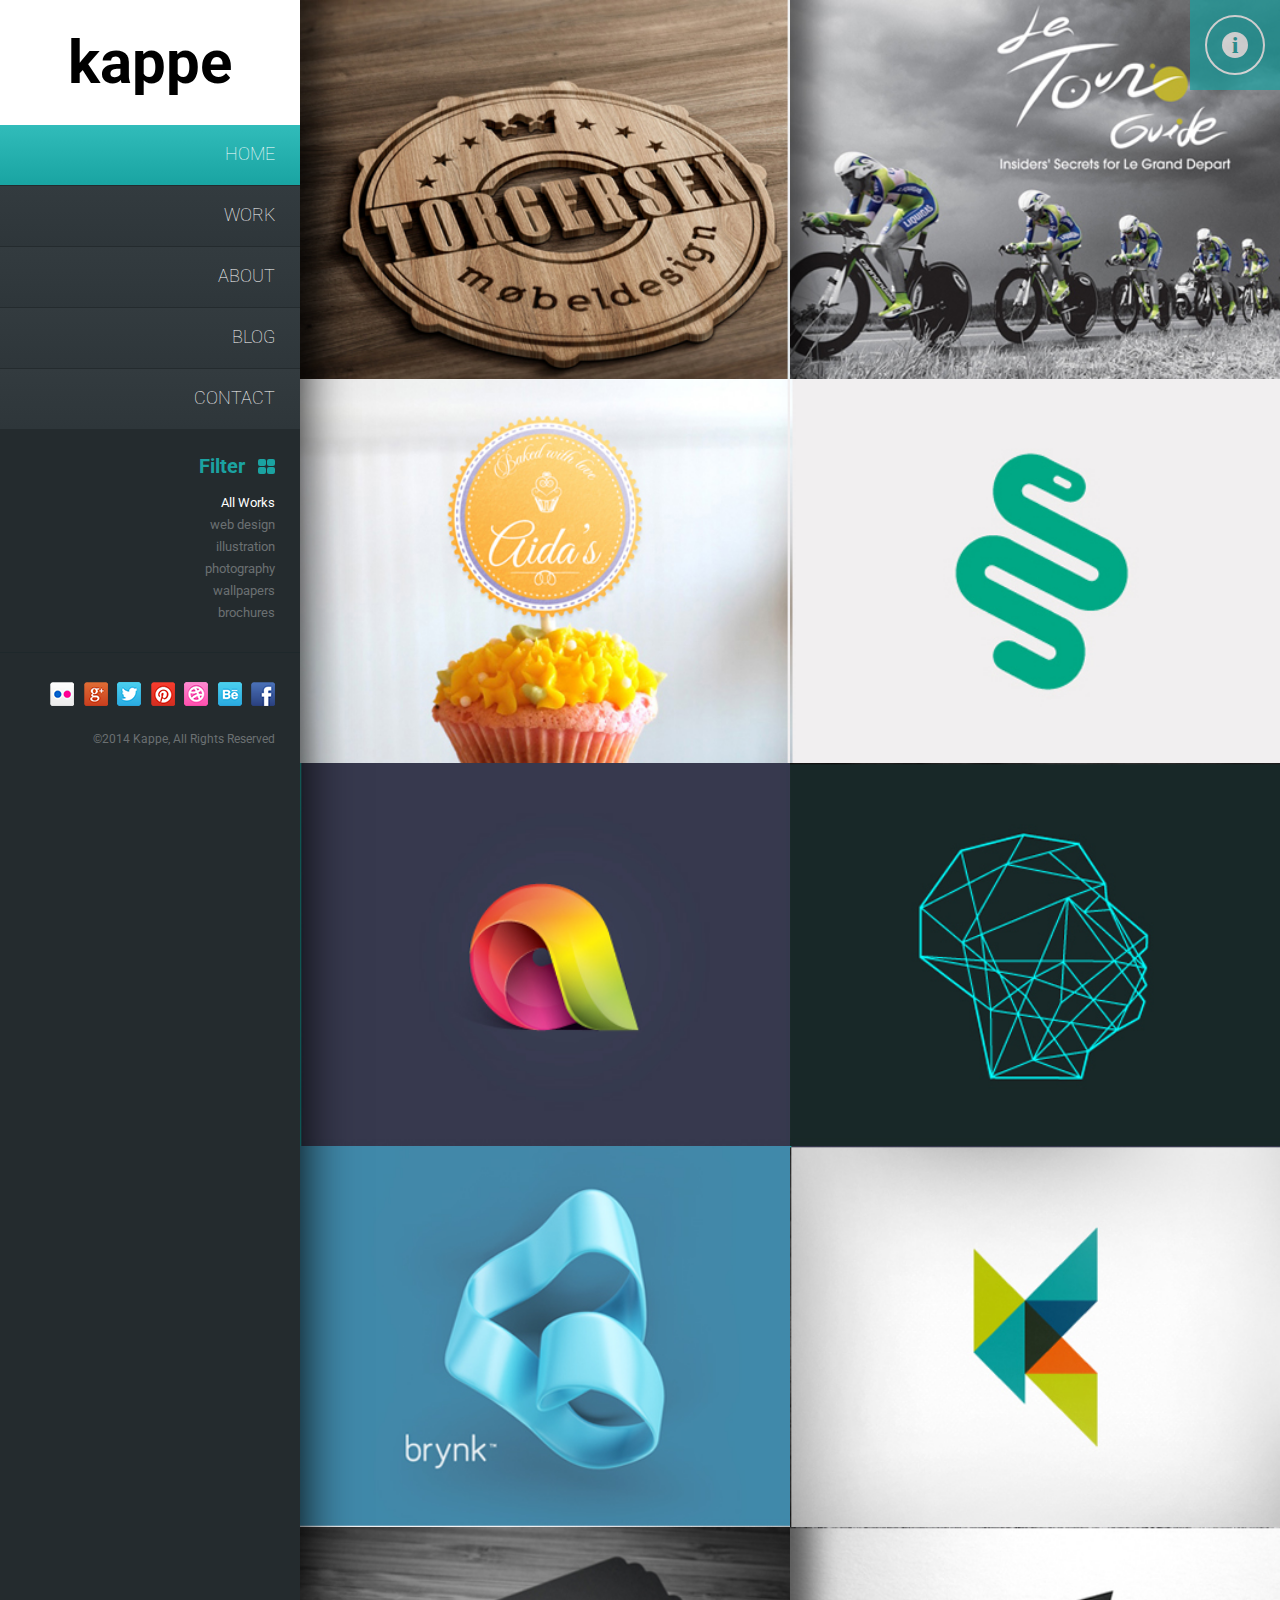
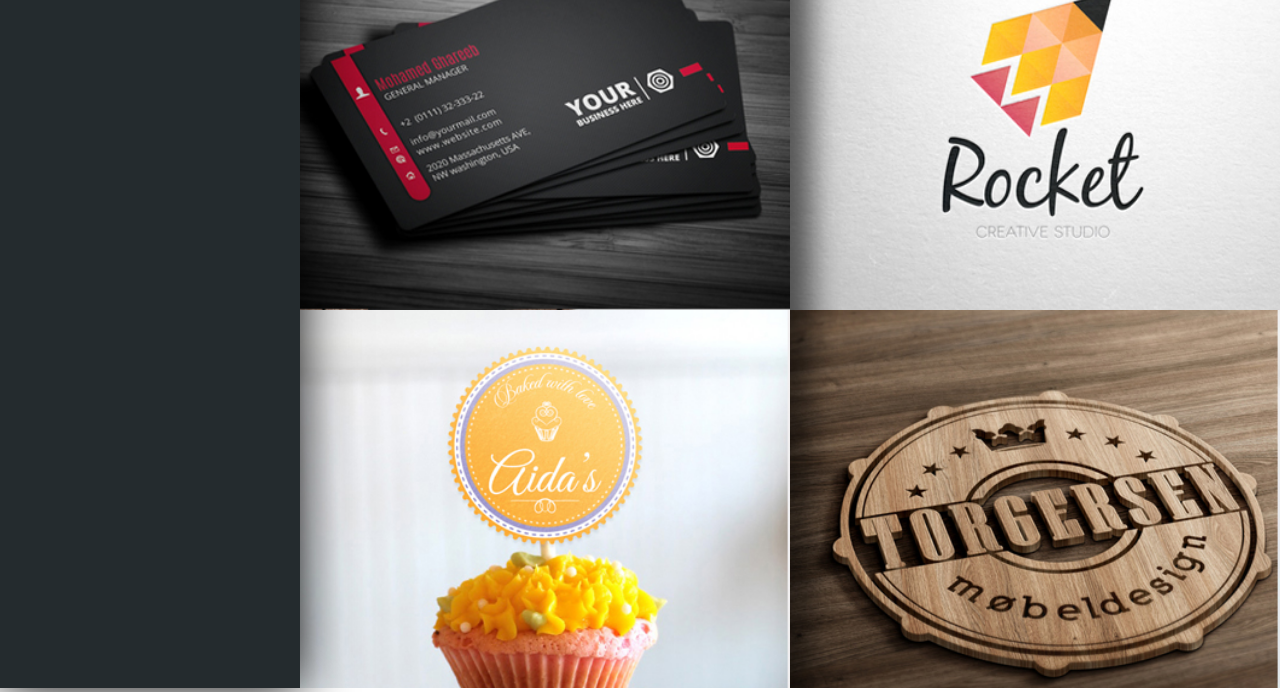
<file: portfolio/index.html>
<!DOCTYPE html>
<html>
	<head>
		<meta charset='utf-8'>
		<meta name="viewport" content="width=device-width, initial-scale=1">
		<title>kappe</title>
		<link href="https://fonts.googleapis.com/css?family=Roboto&display=swap" rel="stylesheet">
		<link href="https://fonts.googleapis.com/css?family=Dancing+Script&display=swap" rel="stylesheet">

		<link href="css/style.css" rel="stylesheet">
	</head>

	<body>
		<div class='layout'>
		<div class='logo'><h1>kappe</h1></div>
		
		<div class='saidbar'>
			<div class='saidbar__menuBox'>
				<ul class='mainMenu'>
					<li><a class='mainMenu__Item mainMenu__Item_selected' href='index.html'>HOME</a></li>
					<li><a class='mainMenu__Item ' href='work.html'>WORK</a></li>
					<li><a class='mainMenu__Item ' href='about.html'>ABOUT</a></li>
					<li><a class='mainMenu__Item ' href='blog.html'>BLOG</a></li>
					<li><a class='mainMenu__Item ' href='contacts.html'>CONTACT</a></li>
				</ul>
				
				<div class='burger'>
					<div class='burger__button'></div>
					<div class='burger__button'></div>
					<div class='burger__button'></div>
				</div>
			</div>
			
				
				
			<div class='saidbar__filter'>
				<div class='filter'>
					<div class='saidbar__filterHeadline'>	
						<h3>Filter</h3>
						<div class='filterIcon'>
							<div class='filterIcon__part'></div>
							<div class='filterIcon__part'></div>
							<div class='filterIcon__part'></div>
							<div class='filterIcon__part'></div>
						</div>
					</div>
					<ul class='filterMenu'>
						<li class='filterMenu__item filterMenu__item_selected '>All Works</li>
						<li class='filterMenu__item'>web design</li>
						<li class='filterMenu__item'>illustration</li>
						<li class='filterMenu__item'>photography</li>
						<li class='filterMenu__item'>wallpapers</li>
						<li class='filterMenu__item'>brochures</li>
					</ul>
				</div>
				
				<div class='mobileFilter'>
					<div class='filterIcon filterIcon_mobile'>
						<div class='filterIcon__part'></div>
						<div class='filterIcon__part'></div>
						<div class='filterIcon__part'></div>
						<div class='filterIcon__part'></div>
					</div>
				</div>
					
			</div>
				
			<div class='saidbar__socialIconsBox'>
				<ul class='socialIcons'>
					<li><a class='socialIcons__item socialIcons__item_flickr' href='#'></a></li>
					<li><a class='socialIcons__item socialIcons__item_googleplus' href='#'></a></li>
					<li><a class='socialIcons__item socialIcons__item_twitter' href='#'></a></li>
					<li><a class='socialIcons__item socialIcons__item_pinterest' href='#'></a></li>
					<li><a class='socialIcons__item socialIcons__item_dribbble' href='#'></a></li>
					<li><a class='socialIcons__item socialIcons__item_behance' href='#'></a></li>
					<li><a class='socialIcons__item socialIcons__item_facebook' href='#'></a></li>
				</ul>	
				
				<div class='mobileSocialIcons'>
					<p>f</p>
				</div>
				
			</div>
								
			<div class='saidbar__foot'>©2014 Kappe, All Rights Reserved</div>
				
			<div class='contactsBox'>
				<div class='contactsButton'>
					<div class='contactsButton__border'>
						<p class='contactsButton__i'>i</p>
					</div>
				</div>
				<div class='contactsList'>
					<ul>
						<li class='contactsList__mobile'>9930 1234 5679</li>
						<li class='contactsList__mail'>contact@domain.com</li>
						<li class='contactsList__address'> street address example</li>
					</ul>
				</div>
			</div>
				
				
		</div>
		
			
		
			<div class='mainBlock mainBlock_home'>
				<div class='mainBlock__content '>
					<img src='img/one.png'>
					<div class='mainBlock__blackout'>
						<div class='mainBlock__coolHeading'>Cool App Design</div>
						<div class='mainBlock__coolLettering'>development, mobile</div><br>
						<a class='coolLink' href='#'><div class='coolLink__flexbox'><img src='img/link_cool.png'></div></a>
					</div>
				</div>
				<div class='mainBlock__content '>
					<img src='img/two.png'>
					<div class='mainBlock__blackout'>
						<div class='mainBlock__coolHeading'>Cool App Design</div>
						<div class='mainBlock__coolLettering'>development, mobile</div><br>
						<a class='coolLink' href='#'><div class='coolLink__flexbox'><img src='img/link_cool.png'></div></a>
					</div>
				</div>
				<div class='mainBlock__content '>
					<img src='img/three.png'>
					<div class='mainBlock__blackout'>
						<div class='mainBlock__coolHeading'>Cool App Design</div>
						<div class='mainBlock__coolLettering'>development, mobile</div><br>
						<a class='coolLink' href='#'><div class='coolLink__flexbox'><img src='img/link_cool.png'></div></a>					
					</div>
				</div>
				<div class='mainBlock__content '>
					<img src='img/four.png'>
					<div class='mainBlock__blackout'>
						<div class='mainBlock__coolHeading'>Cool App Design</div>
						<div class='mainBlock__coolLettering'>development, mobile</div><br>
						<a class='coolLink' href='#'><div class='coolLink__flexbox'><img src='img/link_cool.png'></div></a>
					</div>
				</div>
				<div class='mainBlock__content '>
					<img src='img/five.png'>
					<div class='mainBlock__blackout'>
						<div class='mainBlock__coolHeading'>Cool App Design</div>
						<div class='mainBlock__coolLettering'>development, mobile</div><br>
						<a class='coolLink' href='#'><div class='coolLink__flexbox'><img src='img/link_cool.png'></div></a>
					</div>
				</div>
				<div class='mainBlock__content '>
					<img src='img/six.png'>
					<div class='mainBlock__blackout'>
						<div class='mainBlock__coolHeading'>Cool App Design</div>
						<div class='mainBlock__coolLettering'>development, mobile</div><br>
						<a class='coolLink' href='#'><div class='coolLink__flexbox'><img src='img/link_cool.png'></div></a>
					</div>
				</div>
				<div class='mainBlock__content '>
					<img src='img/seven.png'>
					<div class='mainBlock__blackout'>
						<div class='mainBlock__coolHeading'>Cool App Design</div>
						<div class='mainBlock__coolLettering'>development, mobile</div><br>
						<a class='coolLink' href='#'><div class='coolLink__flexbox'><img src='img/link_cool.png'></div></a>
					</div>
				</div>
				<div class='mainBlock__content '>
					<img src='img/eight.png'>
					<div class='mainBlock__blackout'>
						<div class='mainBlock__coolHeading'>Cool App Design</div>
						<div class='mainBlock__coolLettering'>development, mobile</div><br>
						<a class='coolLink' href='#'><div class='coolLink__flexbox'><img src='img/link_cool.png'></div></a>
					</div>
				</div>
				<div class='mainBlock__content '>
					<img src='img/nine.png'>
					<div class='mainBlock__blackout'>
						<div class='mainBlock__coolHeading'>Cool App Design</div>
						<div class='mainBlock__coolLettering'>development, mobile</div><br>
						<a class='coolLink' href='#'><div class='coolLink__flexbox'><img src='img/link_cool.png'></div></a>
					</div>
				</div>
				<div class='mainBlock__content '>
					<img src='img/ten.png'>
					<div class='mainBlock__blackout'>
						<div class='mainBlock__coolHeading'>TORGERSEN Design</div>
						<div class='mainBlock__coolLettering'>development, web</div><br>
						<a class='coolLink' href='#'><div class='coolLink__flexbox'><img src='img/link_cool.png'></div></a>
					</div>
				</div>
				<div class='mainBlock__content '>
					<img src='img/three.png'>
					<div class='mainBlock__blackout'>
						<div class='mainBlock__coolHeading'>de Tour Guide</div>
						<div class='mainBlock__coolLettering'>development, web, design</div><br>
						<a class='coolLink' href='#'><div class='coolLink__flexbox'><img src='img/link_cool.png'></div></a>
					</div>
				</div>
				<div class='mainBlock__content '>
					<img src='img/one.png'>
					<div class='mainBlock__blackout'>
						<div class='mainBlock__coolHeading'>Aida's Design</div>
						<div class='mainBlock__coolLettering'>design, mobile</div><br>
						<a class='coolLink' href='#'><div class='coolLink__flexbox'><img src='img/link_cool.png'></div></a>
					</div>
				</div>
				
			</div>
		</div>
		

	</body>	

</html>
</file>
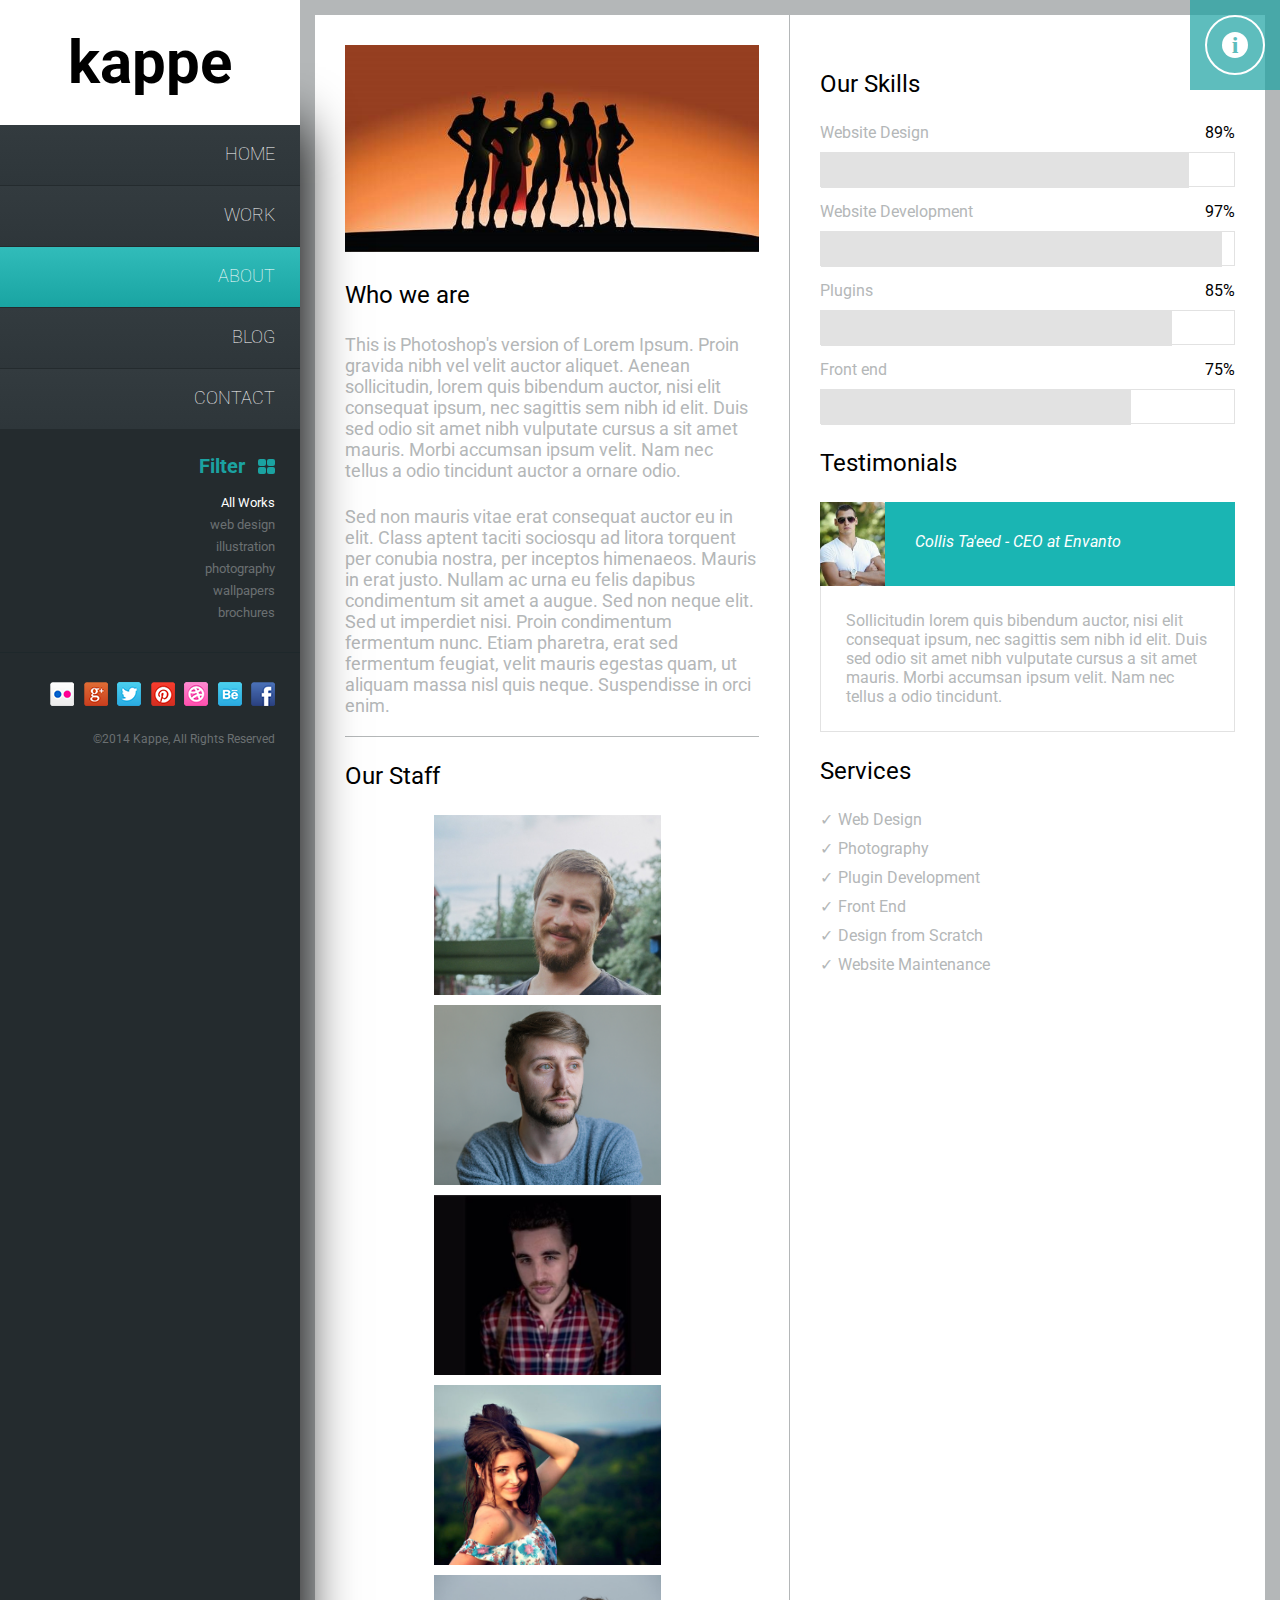
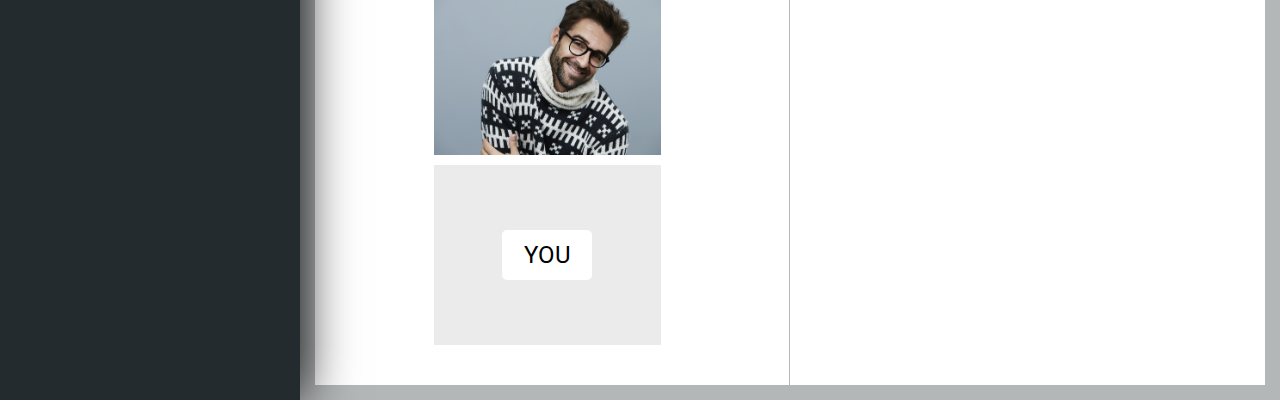
<file: portfolio/about.html>
<!DOCTYPE html>
<html>
	<head>
		<meta charset='utf-8'>
		<meta name="viewport" content="width=device-width, initial-scale=1">
		<title>kappe</title>
		<link href="https://fonts.googleapis.com/css?family=Roboto&display=swap" rel="stylesheet">
		<link href="https://fonts.googleapis.com/css?family=Dancing+Script&display=swap" rel="stylesheet">

		<link href="css/style.css" rel="stylesheet">
	</head>

	<body>
		<div class='layout'>
		<div class='logo'><h1>kappe</h1></div>
		
		<div class='saidbar'>
			<div class='saidbar__menuBox'>
				<ul class='mainMenu'>
					<li><a class='mainMenu__Item ' href='index.html'>HOME</a></li>
					<li><a class='mainMenu__Item ' href='work.html'>WORK</a></li>
					<li><a class='mainMenu__Item mainMenu__Item_selected' href='about.html'>ABOUT</a></li>
					<li><a class='mainMenu__Item ' href='blog.html'>BLOG</a></li>
					<li><a class='mainMenu__Item ' href='contacts.html'>CONTACT</a></li>
				</ul>
				
				<div class='burger'>
					<div class='burger__button'></div>
					<div class='burger__button'></div>
					<div class='burger__button'></div>
				</div>
			</div>
			
				
				
			<div class='saidbar__filter'>
				<div class='filter'>
					<div class='saidbar__filterHeadline'>	
						<h3>Filter</h3>
						<div class='filterIcon'>
							<div class='filterIcon__part'></div>
							<div class='filterIcon__part'></div>
							<div class='filterIcon__part'></div>
							<div class='filterIcon__part'></div>
						</div>
					</div>
					<ul class='filterMenu'>
						<li class='filterMenu__item filterMenu__item_selected '>All Works</li>
						<li class='filterMenu__item'>web design</li>
						<li class='filterMenu__item'>illustration</li>
						<li class='filterMenu__item'>photography</li>
						<li class='filterMenu__item'>wallpapers</li>
						<li class='filterMenu__item'>brochures</li>
					</ul>
				</div>
				
				<div class='mobileFilter'>
					<div class='filterIcon filterIcon_mobile'>
						<div class='filterIcon__part'></div>
						<div class='filterIcon__part'></div>
						<div class='filterIcon__part'></div>
						<div class='filterIcon__part'></div>
					</div>
				</div>
					
			</div>
				
			<div class='saidbar__socialIconsBox'>
				<ul class='socialIcons'>
					<li><a class='socialIcons__item socialIcons__item_flickr' href='#'></a></li>
					<li><a class='socialIcons__item socialIcons__item_googleplus' href='#'></a></li>
					<li><a class='socialIcons__item socialIcons__item_twitter' href='#'></a></li>
					<li><a class='socialIcons__item socialIcons__item_pinterest' href='#'></a></li>
					<li><a class='socialIcons__item socialIcons__item_dribbble' href='#'></a></li>
					<li><a class='socialIcons__item socialIcons__item_behance' href='#'></a></li>
					<li><a class='socialIcons__item socialIcons__item_facebook' href='#'></a></li>
				</ul>	
				
				<div class='mobileSocialIcons'>
					<p>f</p>
				</div>
				
			</div>
								
			<div class='saidbar__foot'>©2014 Kappe, All Rights Reserved</div>
				
			<div class='contactsBox'>
				<div class='contactsButton'>
					<div class='contactsButton__border'>
						<p class='contactsButton__i'>i</p>
					</div>
				</div>
				<div class='contactsList'>
					<ul>
						<li class='contactsList__mobile'>9930 1234 5679</li>
						<li class='contactsList__mail'>contact@domain.com</li>
						<li class='contactsList__address'> street address example</li>
					</ul>
				</div>
			</div>
				
				
		</div>
		
			
		
			<div class='mainBlock mainBlock_about'>
				<div class='aboutDescription'>
					<div class='aboutDescription__mainPhoto'>
						<img src='img/team.jpg'>
					</div>
					<div class='aboutDescription__descriptionBlock'>
						<h2 class='aboutDescription__name aboutHeader'>Who we are</h2>
						<p class='aboutDescription__description'>This is Photoshop's version  of Lorem Ipsum. Proin gravida nibh vel velit auctor aliquet. Aenean sollicitudin, lorem quis bibendum auctor, nisi elit consequat ipsum, nec sagittis sem nibh id elit. Duis sed odio sit amet nibh vulputate cursus a sit amet mauris. Morbi accumsan ipsum velit. Nam nec tellus a odio tincidunt auctor a ornare odio. </p>
						<p class='aboutDescription__description'>Sed non  mauris vitae erat consequat auctor eu in elit. Class aptent taciti sociosqu ad litora torquent per conubia nostra, per inceptos himenaeos. Mauris in erat justo. Nullam ac urna eu felis dapibus condimentum sit amet a augue. Sed non neque elit. Sed ut imperdiet nisi. Proin condimentum fermentum nunc. Etiam pharetra, erat sed fermentum feugiat, velit mauris egestas quam, ut aliquam massa nisl quis neque. Suspendisse in orci enim. </p>
					</div>
					
					<h3 class='aboutHeader'>Our Staff</h3>
					<div class='stuffGallery'>
						<div class='stuffGallery__item'>
							<img src='img/stuff1.jpg'>
							<div class='mainBlock__blackout mainBlock__blackout_stuff'>
								<p class='coolLink__flexbox'>
									Mr.Morpheus
								</p>
							</div>
						</div>
						<div class='stuffGallery__item'>
							<img src='img/stuff2.png'>
							<div class='mainBlock__blackout mainBlock__blackout_stuff'>
								<p class='coolLink__flexbox'>
									Mr.Anderson
								</p>
							</div>
						</div>
						<div class='stuffGallery__item'>
							<img src='img/stuff3.jpg'>
							<div class='mainBlock__blackout mainBlock__blackout_stuff'>
								<p class='coolLink__flexbox'>
									Agent Smidth
								</p>
							</div>
						</div>
						<div class='stuffGallery__item'>
							<img src='img/stuff4.jpg'>
							<div class='mainBlock__blackout mainBlock__blackout_stuff'>
								<p class='coolLink__flexbox'>
									Mrs.Triniti
								</p>
							</div>
						</div>
						<div class='stuffGallery__item'>
							<img src='img/stuff5.jpg'>
							<div class='mainBlock__blackout mainBlock__blackout_stuff'>
								<p class='coolLink__flexbox'>
									Vasya Kopilov
								</p>
							</div>
						</div>
						<div class='stuffGallery__item stuffGallery__item_you'>
							<p class='stuffGalleryYou' >YOU</p>
						</div>
					</div>
					
				</div>	
				
				
				<div class='secondAboutBlock'>
					
						<h3 class='workHeader'>Our Skills</h3>
						<div class='SkillsBox'>
							<div class='skill'>
								<div class='skill__nameBox'> 
									<span class='skill__name'>Website Design</span> 
									<span class='skill__percent '>89%</span>
								</div>
								<div class='skill__pumping'>
									<div class='skill__pumpedUp skill__pumpedUp_WebsiteDesign'></div>
								</div>
							</div>
							<div class='skill'>
								<div class='skill__nameBox'> 
									<span class='skill__name'>Website Development</span> 
									<span class='skill__percent'>97%</span>
								</div>
								<div class='skill__pumping'>
									<div class='skill__pumpedUp skill__pumpedUp_WebSiteDevelopment'></div>
								</div>
							</div>
							<div class='skill'>
								<div class='skill__nameBox'> 
									<span class='skill__name'>Plugins</span> 
									<span class='skill__percent'>85%</span>
								</div>
								<div class='skill__pumping'>
									<div class='skill__pumpedUp skill__pumpedUp_plugins'></div>
								</div>
							</div>
							<div class='skill'>
								<div class='skill__nameBox'> 
									<span class='skill__name'>Front end</span> 
									<span class='skill__percent'>75%</span>
								</div>
								<div class='skill__pumping'>
									<div class='skill__pumpedUp skill__pumpedUp_frontEnd'></div>
								</div>
							</div>
							
						
						</div>
						
						<h3 class='workHeader'>Testimonials</h3>
						<div class='testimonials'>
							<div class='testimonials__headerBox'>
								<div class='testimonials__photo'>
									<img src='img/p_photo.jpg' alt='persons photo'>
								</div>
								<h4 class='testimonials__header'>Collis Ta'eed - CEO at Envanto</h4>
							</div>
							<p class='testimonials__text'>Sollicitudin lorem quis bibendum auctor, nisi elit consequat ipsum, nec sagittis sem nibh id elit. Duis sed odio sit amet nibh vulputate cursus a sit amet mauris. Morbi accumsan ipsum velit. Nam nec tellus a odio tincidunt.</p>
						</div>
						
						<h3 class='workHeader'>Services</h3>
						<ul class='aboutServices'>
							<li class='aboutServices__item'>Web Design</li>
							<li class='aboutServices__item'>Photography</li>
							<li class='aboutServices__item'>Plugin Development</li>
							<li class='aboutServices__item'>Front End</li>
							<li class='aboutServices__item'>Design from Scratch</li>
							<li class='aboutServices__item'>Website Maintenance</li>
						</ul>
					
				</div>	
				
			</div>
		</div>
		

	</body>	

</html>
</file>
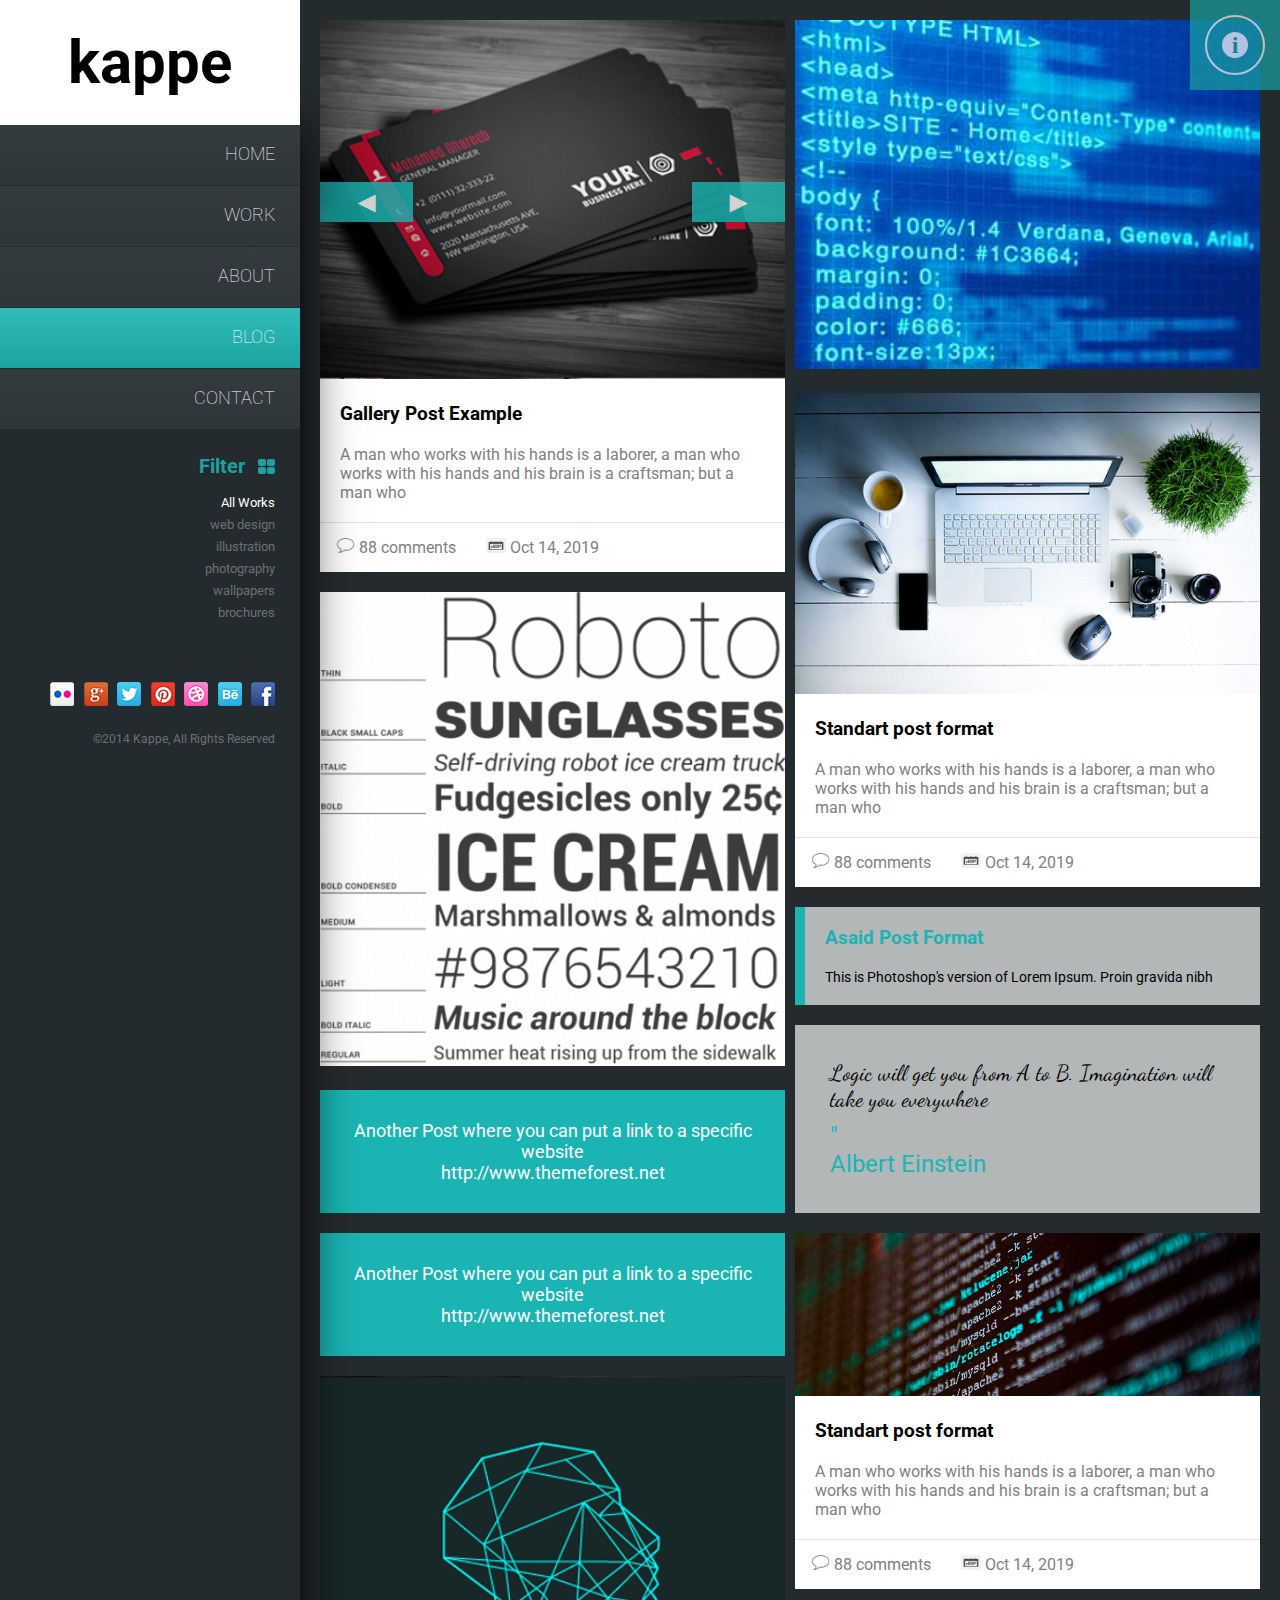
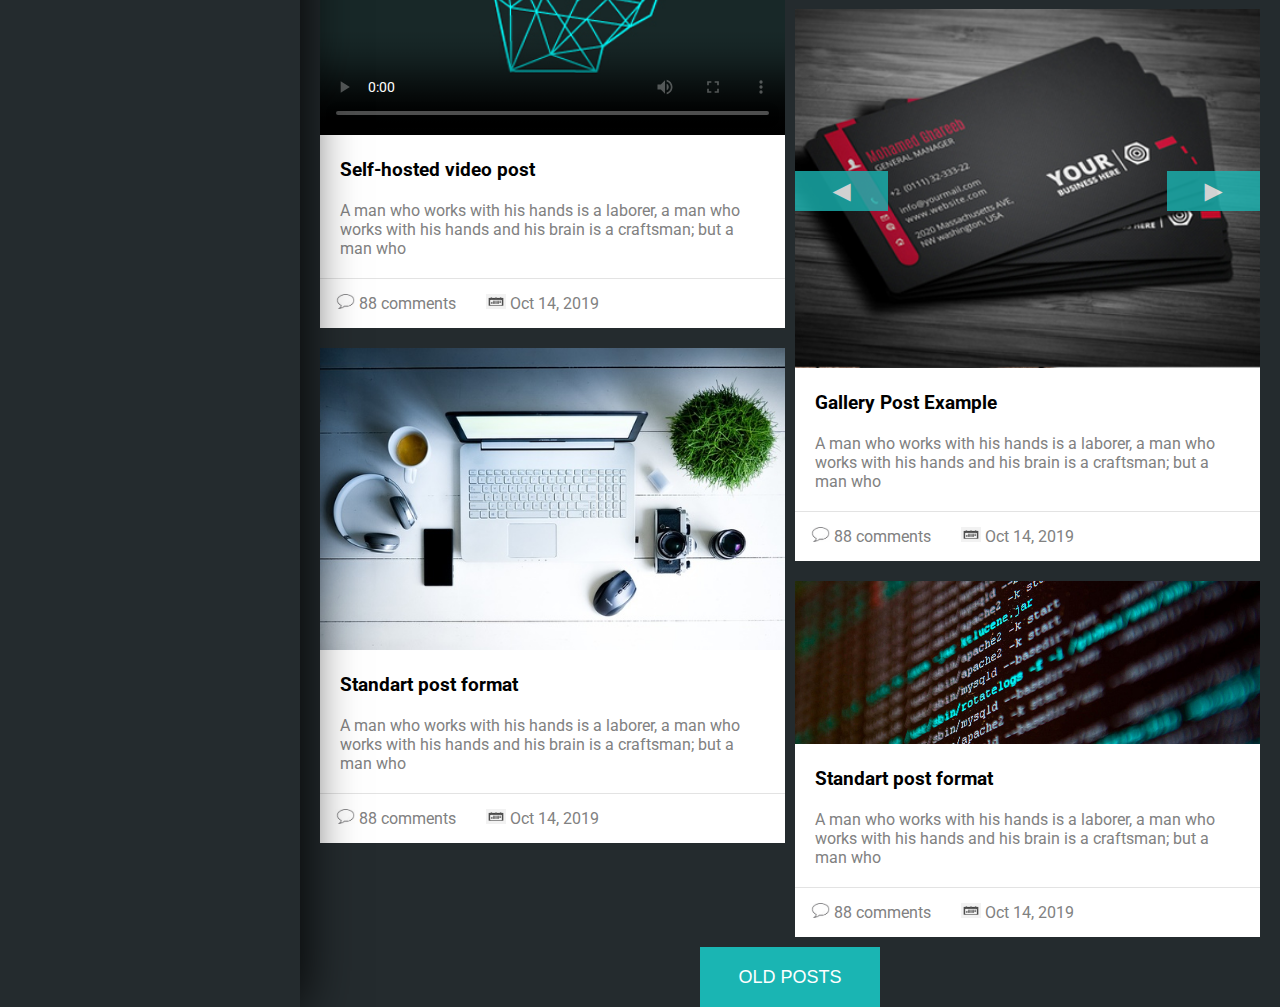
<file: portfolio/blog.html>
<!DOCTYPE html>
<html>
	<head>
		<meta charset='utf-8'>
		<meta name="viewport" content="width=device-width, initial-scale=1">
		<title>kappe</title>
		<link href="https://fonts.googleapis.com/css?family=Roboto&display=swap" rel="stylesheet">
		<link href="https://fonts.googleapis.com/css?family=Dancing+Script&display=swap" rel="stylesheet">

		<link href="css/style.css" rel="stylesheet">
	</head>

	<body>
		<div class='layout'>
		<div class='logo'><h1>kappe</h1></div>
		
		<div class='saidbar'>
			<div class='saidbar__menuBox'>
				<ul class='mainMenu'>
					<li><a class='mainMenu__Item ' href='index.html'>HOME</a></li>
					<li><a class='mainMenu__Item ' href='work.html'>WORK</a></li>
					<li><a class='mainMenu__Item ' href='about.html'>ABOUT</a></li>
					<li><a class='mainMenu__Item mainMenu__Item_selected' href='blog.html'>BLOG</a></li>
					<li><a class='mainMenu__Item ' href='contacts.html'>CONTACT</a></li>
				</ul>
				
				<div class='burger'>
					<div class='burger__button'></div>
					<div class='burger__button'></div>
					<div class='burger__button'></div>
				</div>
			</div>
			
				
				
			<div class='saidbar__filter'>
				<div class='filter'>
					<div class='saidbar__filterHeadline'>	
						<h3>Filter</h3>
						<div class='filterIcon'>
							<div class='filterIcon__part'></div>
							<div class='filterIcon__part'></div>
							<div class='filterIcon__part'></div>
							<div class='filterIcon__part'></div>
						</div>
					</div>
					<ul class='filterMenu'>
						<li class='filterMenu__item filterMenu__item_selected '>All Works</li>
						<li class='filterMenu__item'>web design</li>
						<li class='filterMenu__item'>illustration</li>
						<li class='filterMenu__item'>photography</li>
						<li class='filterMenu__item'>wallpapers</li>
						<li class='filterMenu__item'>brochures</li>
					</ul>
				</div>
				
				<div class='mobileFilter'>
					<div class='filterIcon filterIcon_mobile'>
						<div class='filterIcon__part'></div>
						<div class='filterIcon__part'></div>
						<div class='filterIcon__part'></div>
						<div class='filterIcon__part'></div>
					</div>
				</div>
					
			</div>
				
			<div class='saidbar__socialIconsBox'>
				<ul class='socialIcons'>
					<li><a class='socialIcons__item socialIcons__item_flickr' href='#'></a></li>
					<li><a class='socialIcons__item socialIcons__item_googleplus' href='#'></a></li>
					<li><a class='socialIcons__item socialIcons__item_twitter' href='#'></a></li>
					<li><a class='socialIcons__item socialIcons__item_pinterest' href='#'></a></li>
					<li><a class='socialIcons__item socialIcons__item_dribbble' href='#'></a></li>
					<li><a class='socialIcons__item socialIcons__item_behance' href='#'></a></li>
					<li><a class='socialIcons__item socialIcons__item_facebook' href='#'></a></li>
				</ul>	
				
				<div class='mobileSocialIcons'>
					<p>f</p>
				</div>
				
			</div>
								
			<div class='saidbar__foot'>©2014 Kappe, All Rights Reserved</div>
				
			<div class='contactsBox'>
				<div class='contactsButton'>
					<div class='contactsButton__border'>
						<p class='contactsButton__i'>i</p>
					</div>
				</div>
				<div class='contactsList'>
					<ul>
						<li class='contactsList__mobile'>9930 1234 5679</li>
						<li class='contactsList__mail'>contact@domain.com</li>
						<li class='contactsList__address'> street address example</li>
					</ul>
				</div>
			</div>
				
				
		</div>
		
			
			<div class='mainBlock mainBlock_blogPage'>
			
				
				
					<div class='postBox postBox_gallery'>
						<div class='post post_gallery'>
							<div class='post__cover post__cover_gallery'>
								<div class='gallery'>
									<img src='img/nine.png' atl='cover to post'>
								</div>
								<div class='sliderBox'>
									<button class='sliderBox__slider'> &#9668; </button>
									<button class='sliderBox__slider'> &#9658;	 </button>
								</div>
								
							</div>
							<div class='post__content'>
								<h3 class='post__heading'>Gallery Post Example</h3>
								<p class='post__text'>A man who works with his hands is a laborer, a man who works with his hands and his brain is a craftsman; but a man who</p>
							</div>
							<div class='post__footer'>
								<div class='post__comments'> <img class='icon' src='img/comment.jpg'> 88 comments
								</div>
								<div class='post__date'> <img class='icon' src='img/calendar.jpg'> Oct 14, 2019
								</div>
							</div>	
						</div>
					</div>
					
					<div class='postBox postBox_imeg'>
						<img src='img/cover_two.png'>				
					</div>
					
					<div class='postBox postBox_link'>
						<p>
							Another Post where you can  put a link to a specific website
						</p>
						<a href=' http://www.themeforest.net'> http://www.themeforest.net</a>
					</div>
					
				
				
					<div class='postBox postBox_link'>
						<p>
							Another Post where you can  put a link to a specific website
						</p>
						<a href=' http://www.themeforest.net'> http://www.themeforest.net</a>
					</div>
					
					<div class='postBox postBox_video'>
						<div class='post'>
							<div class='post__cover post__cover_video'>
								<video class='video' controls='controls' poster='img/six.png'>									
								</video>
							</div>
							<div class='post__content'>
								<h3 class='post__heading'>Self-hosted video post</h3>
								<p class='post__text'>A man who works with his hands is a laborer, a man who works with his hands and his brain is a craftsman; but a man who</p>
							</div>
							<div class='post__footer'>
								<div class='post__comments'> <img class='icon' src='img/comment.jpg'> 88 comments
								</div>
								<div class='post__date'> <img class='icon' src='img/calendar.jpg'> Oct 14, 2019
								</div>
							</div>							
						</div>					
					</div>
					
					<div class='postBox '>
						<div class='post'>
							<div class='post__cover'>
								<img src='img/cover_three.jpg' atl='cover to post'>
							</div>
							<div class='post__content'>
								<h3 class='post__heading'>Standart post format</h3>
								<p class='post__text'>A man who works with his hands is a laborer, a man who works with his hands and his brain is a craftsman; but a man who</p>
							</div>
							<div class='post__footer'>
								<div class='post__comments'> <img class='icon' src='img/comment.jpg'> 88 comments
								</div>
								<div class='post__date'> <img class='icon' src='img/calendar.jpg'> Oct 14, 2019
								</div>
							</div>							
						</div>					
					</div>

					<div class='postBox postBox_imeg'>
						<img src='img/cover_five.jpg'>				
					</div>
					
					<div class='postBox '>
						<div class='post'>
							<div class='post__cover'>
								<img src='img/cover_three.jpg' atl='cover to post'>
							</div>
							<div class='post__content'>
								<h3 class='post__heading'>Standart post format</h3>
								<p class='post__text'>A man who works with his hands is a laborer, a man who works with his hands and his brain is a craftsman; but a man who</p>
							</div>
							<div class='post__footer'>
								<div class='post__comments'> <img class='icon' src='img/comment.jpg'> 88 comments
								</div>
								<div class='post__date'> <img class='icon' src='img/calendar.jpg'> Oct 14, 2019
								</div>
							</div>							
						</div>					
					</div>
					
					<div class='postBox postBox_asaid'>
						<h3>Asaid Post Format</h3>
						<p class='asaid'>
							This is Photoshop's version  of Lorem Ipsum. Proin gravida nibh
						</p>
					</div>
					
				
				
					<div class='postBox postBox_quote'>
						<p class='quote'>
							Logic will get you from A to B. Imagination will take you everywhere
						</p>
						<p class='signature'>"</br>Albert Einstein</p>
					</div>
					
					<div class='postBox '>
						<div class='post'>
							<div class='post__cover'>
								<img src='img/cover_four.jpg' atl='cover to post'>
							</div>
							<div class='post__content'>
								<h3 class='post__heading'>Standart post format</h3>
								<p class='post__text'>A man who works with his hands is a laborer, a man who works with his hands and his brain is a craftsman; but a man who</p>
							</div>
							<div class='post__footer'>
								<div class='post__comments'> <img class='icon' src='img/comment.jpg'> 88 comments
								</div>
								<div class='post__date'> <img class='icon' src='img/calendar.jpg'> Oct 14, 2019
								</div>
							</div>						
						</div>
					</div>
					
			
					
					<div class='postBox postBox_gallery'>
						<div class='post post_gallery'>
							<div class='post__cover post__cover_gallery'>
								<div class='gallery'>
									<img src='img/nine.png' atl='cover to post'>
								</div>
								<div class='sliderBox' >
									<button class='sliderBox__slider'> &#9668; </button>
									<button class='sliderBox__slider'> &#9658;	 </button>
								</div >								
							</div>
							<div class='post__content'>
								<h3 class='post__heading'>Gallery Post Example</h3>
								<p class='post__text'>A man who works with his hands is a laborer, a man who works with his hands and his brain is a craftsman; but a man who</p>
							</div>
							<div class='post__footer'>
								<div class='post__comments'> <img class='icon' src='img/comment.jpg'> 88 comments
								</div>
								<div class='post__date'> <img class='icon' src='img/calendar.jpg'> Oct 14, 2019
								</div>
							</div>	
						</div>
					</div>
					
					<div class='postBox '>
						<div class='post'>
							<div class='post__cover'>
								<img src='img/cover_four.jpg' atl='cover to post'>
							</div>
							<div class='post__content'>
								<h3 class='post__heading'>Standart post format</h3>
								<p class='post__text'>A man who works with his hands is a laborer, a man who works with his hands and his brain is a craftsman; but a man who</p>
							</div>
							<div class='post__footer'>
								<div class='post__comments'> <img class='icon' src='img/comment.jpg'> 88 comments
								</div>
								<div class='post__date'> <img class='icon' src='img/calendar.jpg'> Oct 14, 2019
								</div>
							</div>						
						</div>
					</div>
					
				
				
				<button class='oldPostsButton'>
					old posts
				</button>
				
			</div>

		</div>
		

	</body>	

</html>
</file>
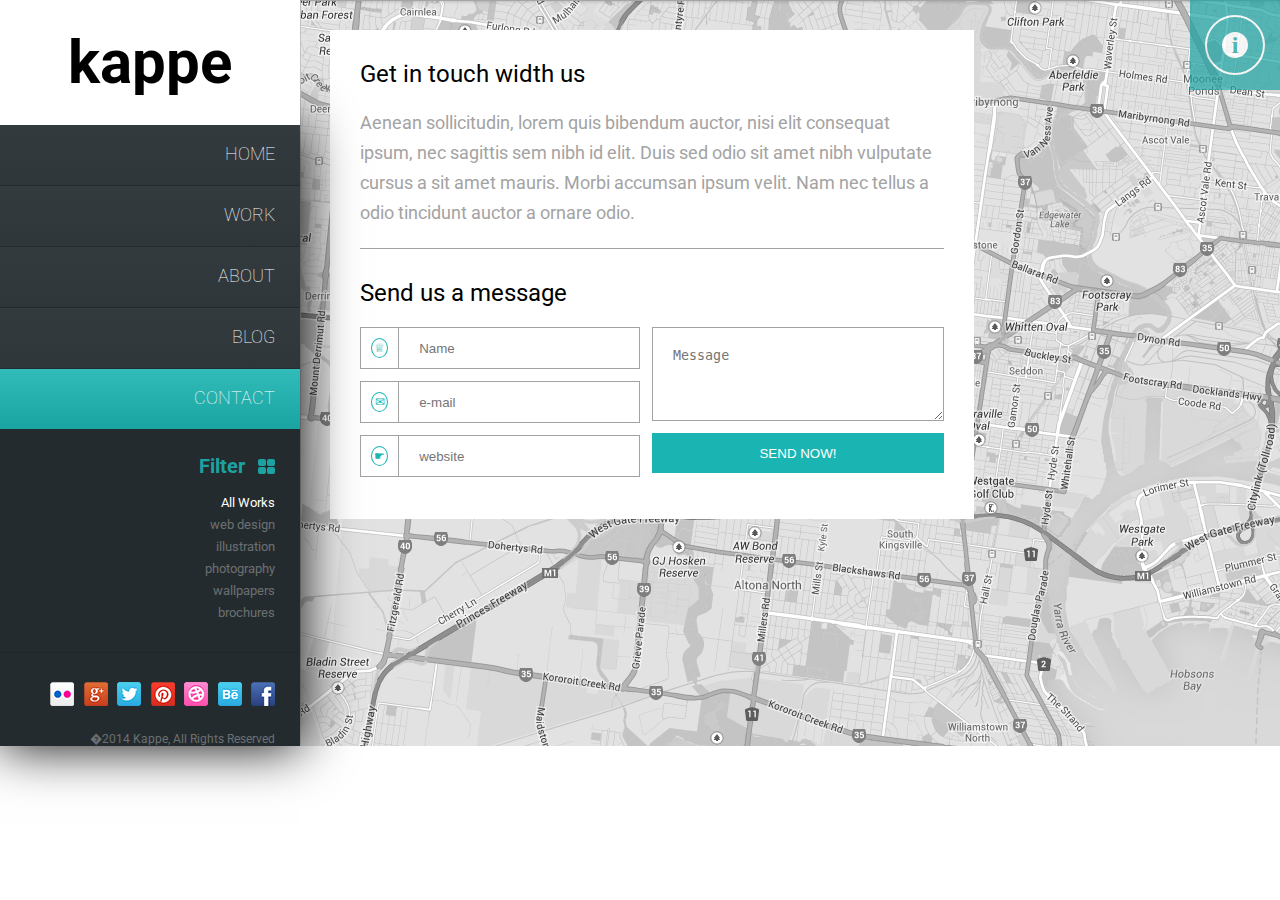
<file: portfolio/contacts.html>
<!DOCTYPE html>
<html>
	<head>
		<meta charset='utf-8'>
		<meta name="viewport" content="width=device-width, initial-scale=1">
		<title>kappe</title>
		<link href="https://fonts.googleapis.com/css?family=Roboto&display=swap" rel="stylesheet">
		<link href="https://fonts.googleapis.com/css?family=Dancing+Script&display=swap" rel="stylesheet">

		<link href="css/style.css" rel="stylesheet">
	</head>

	<body>
		<div class='layout'>
		
		<div class='logo'><h1>kappe</h1></div>
		
		<div class='saidbar'>
			<div class='saidbar__menuBox'>
				<ul class='mainMenu'>
					<li><a class='mainMenu__Item ' href='index.html'>HOME</a></li>
					<li><a class='mainMenu__Item ' href='work.html'>WORK</a></li>
					<li><a class='mainMenu__Item ' href='about.html'>ABOUT</a></li>
					<li><a class='mainMenu__Item ' href='blog.html'>BLOG</a></li>
					<li><a class='mainMenu__Item mainMenu__Item_selected' href='contacts.html'>CONTACT</a></li>
				</ul>
				
				<div class='burger'>
					<div class='burger__button'></div>
					<div class='burger__button'></div>
					<div class='burger__button'></div>
				</div>
			</div>
			
				
				
			<div class='saidbar__filter'>
				<div class='filter'>
					<div class='saidbar__filterHeadline'>	
						<h3>Filter</h3>
						<div class='filterIcon'>
							<div class='filterIcon__part'></div>
							<div class='filterIcon__part'></div>
							<div class='filterIcon__part'></div>
							<div class='filterIcon__part'></div>
						</div>
					</div>
					<ul class='filterMenu'>
						<li class='filterMenu__item filterMenu__item_selected '>All Works</li>
						<li class='filterMenu__item'>web design</li>
						<li class='filterMenu__item'>illustration</li>
						<li class='filterMenu__item'>photography</li>
						<li class='filterMenu__item'>wallpapers</li>
						<li class='filterMenu__item'>brochures</li>
					</ul>
				</div>
				
				<div class='mobileFilter'>
					<div class='filterIcon filterIcon_mobile'>
						<div class='filterIcon__part'></div>
						<div class='filterIcon__part'></div>
						<div class='filterIcon__part'></div>
						<div class='filterIcon__part'></div>
					</div>
				</div>
					
			</div>
				
			<div class='saidbar__socialIconsBox'>
				<ul class='socialIcons'>
					<li><a class='socialIcons__item socialIcons__item_flickr' href='#'></a></li>
					<li><a class='socialIcons__item socialIcons__item_googleplus' href='#'></a></li>
					<li><a class='socialIcons__item socialIcons__item_twitter' href='#'></a></li>
					<li><a class='socialIcons__item socialIcons__item_pinterest' href='#'></a></li>
					<li><a class='socialIcons__item socialIcons__item_dribbble' href='#'></a></li>
					<li><a class='socialIcons__item socialIcons__item_behance' href='#'></a></li>
					<li><a class='socialIcons__item socialIcons__item_facebook' href='#'></a></li>
				</ul>	
				
				<div class='mobileSocialIcons'>
					<p>f</p>
				</div>
				
			</div>
								
			<div class='saidbar__foot'>�2014 Kappe, All Rights Reserved</div>
				
			<div class='contactsBox'>
				<div class='contactsButton'>
					<div class='contactsButton__border'>
						<p class='contactsButton__i'>i</p>
					</div>
				</div>
				<div class='contactsList'>
					<ul>
						<li class='contactsList__mobile'>9930 1234 5679</li>
						<li class='contactsList__mail'>contact@domain.com</li>
						<li class='contactsList__address'> street address example</li>
					</ul>
				</div>
			</div>
				
				
		</div>
		
		<div class='mainBlock mainBlock_contacts'>
			<div class='blockForm'>
				<h3 class='blockForm__header'>Get in touch width us</h3>
				<p class='blockForm__text'>Aenean sollicitudin, lorem quis bibendum auctor, nisi elit consequat ipsum, nec sagittis sem nibh id elit. Duis sed odio sit amet nibh vulputate cursus a sit amet mauris. Morbi accumsan ipsum velit. Nam nec tellus a odio tincidunt auctor a ornare odio.</p>
				<h3 class='blockForm__header'>Send us a message</h3>
				<form class='formConnect' action='#' method='post'>
					<div class='columnFormConnect'>
						<label class='formConnect__label'>
							<span class='formConnect__icon formConnect__icon_name'>&#x2655 </span>
							<input class='formConnect__item formConnect__item_name' type='text' placeholder='Name' name='user-name'>
						</label>
						<label class='formConnect__label'>
							<span class='formConnect__icon formConnect__icon_mail'>&#x2709 </span>
							<input class='formConnect__item formConnect__item_mail' type='text' placeholder='e-mail' name='user-mail'>
						</label>
						<label class='formConnect__label'>
							<span class='formConnect__icon formConnect__icon_website'>&#x261b
							</span>
							<input class='formConnect__item formConnect__item_website' type='text' placeholder='website' name='user-website'>
						</label>
						
						
						
					</div>
					<div class='columnFormConnect'>
						<label class='formConnect__label formConnect__label_textarea'>
							<textarea class='formConnect__item formConnect__item_message' placeholder='Message'></textarea>
						</label>
						
						<input class='formConnect__item formConnect__item_submit' type='submit' value='SEND NOW!'>
					</div>
					
					
				</form>
			</div>
			
			
		</div>
		
			
		</div>

			

	</body>	

</html>
</file>
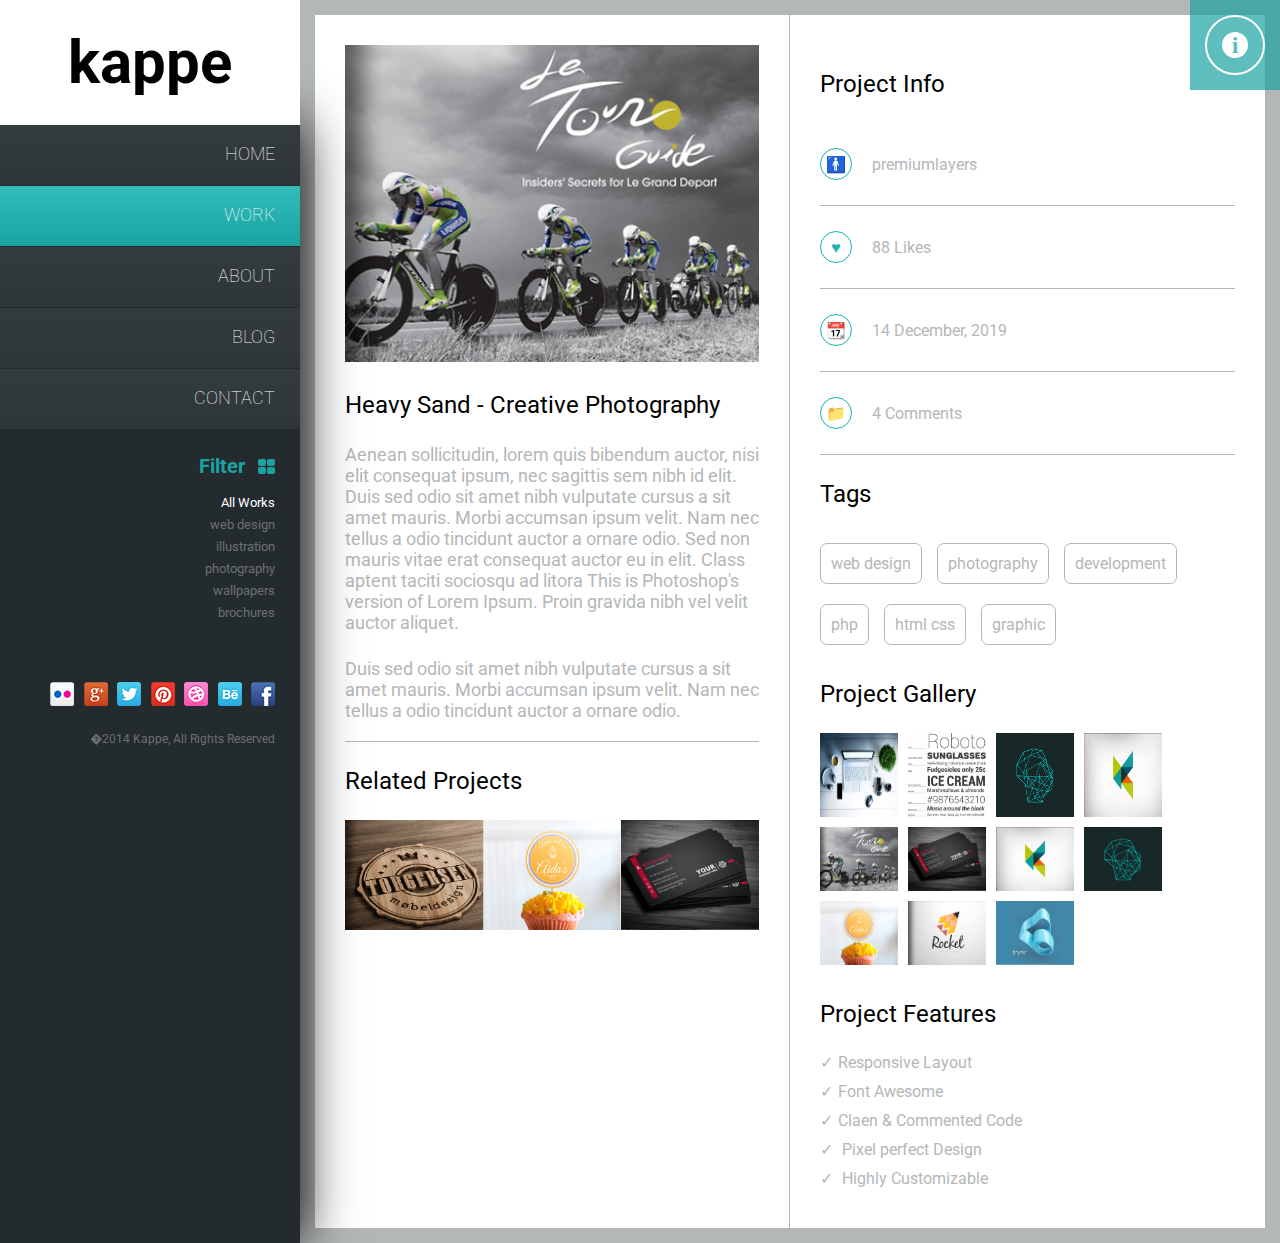
<file: portfolio/work.html>
<!DOCTYPE html>
<html>
	<head>
		<meta charset='utf-8'>
		<meta name="viewport" content="width=device-width, initial-scale=1">
		<title>kappe</title>
		<link href="https://fonts.googleapis.com/css?family=Roboto&display=swap" rel="stylesheet">
		<link href="https://fonts.googleapis.com/css?family=Dancing+Script&display=swap" rel="stylesheet">

		<link href="css/style.css" rel="stylesheet">
	</head>

	<body>
		<div class='layout'>
		<div class='logo'><h1>kappe</h1></div>
		
		<div class='saidbar'>
			<div class='saidbar__menuBox'>
				<ul class='mainMenu'>
					<li><a class='mainMenu__Item ' href='index.html'>HOME</a></li>
					<li><a class='mainMenu__Item mainMenu__Item_selected' href='work.html'>WORK</a></li>
					<li><a class='mainMenu__Item ' href='about.html'>ABOUT</a></li>
					<li><a class='mainMenu__Item ' href='blog.html'>BLOG</a></li>
					<li><a class='mainMenu__Item ' href='contacts.html'>CONTACT</a></li>
				</ul>
				
				<div class='burger'>
					<div class='burger__button'></div>
					<div class='burger__button'></div>
					<div class='burger__button'></div>
				</div>
			</div>
			
				
				
			<div class='saidbar__filter'>
				<div class='filter'>
					<div class='saidbar__filterHeadline'>	
						<h3>Filter</h3>
						<div class='filterIcon'>
							<div class='filterIcon__part'></div>
							<div class='filterIcon__part'></div>
							<div class='filterIcon__part'></div>
							<div class='filterIcon__part'></div>
						</div>
					</div>
					<ul class='filterMenu'>
						<li class='filterMenu__item filterMenu__item_selected '>All Works</li>
						<li class='filterMenu__item'>web design</li>
						<li class='filterMenu__item'>illustration</li>
						<li class='filterMenu__item'>photography</li>
						<li class='filterMenu__item'>wallpapers</li>
						<li class='filterMenu__item'>brochures</li>
					</ul>
				</div>
				
				<div class='mobileFilter'>
					<div class='filterIcon filterIcon_mobile'>
						<div class='filterIcon__part'></div>
						<div class='filterIcon__part'></div>
						<div class='filterIcon__part'></div>
						<div class='filterIcon__part'></div>
					</div>
				</div>
					
			</div>
				
			<div class='saidbar__socialIconsBox'>
				<ul class='socialIcons'>
					<li><a class='socialIcons__item socialIcons__item_flickr' href='#'></a></li>
					<li><a class='socialIcons__item socialIcons__item_googleplus' href='#'></a></li>
					<li><a class='socialIcons__item socialIcons__item_twitter' href='#'></a></li>
					<li><a class='socialIcons__item socialIcons__item_pinterest' href='#'></a></li>
					<li><a class='socialIcons__item socialIcons__item_dribbble' href='#'></a></li>
					<li><a class='socialIcons__item socialIcons__item_behance' href='#'></a></li>
					<li><a class='socialIcons__item socialIcons__item_facebook' href='#'></a></li>
				</ul>	
				
				<div class='mobileSocialIcons'>
					<p>f</p>
				</div>
				
			</div>
								
			<div class='saidbar__foot'>�2014 Kappe, All Rights Reserved</div>
				
			<div class='contactsBox'>
				<div class='contactsButton'>
					<div class='contactsButton__border'>
						<p class='contactsButton__i'>i</p>
					</div>
				</div>
				<div class='contactsList'>
					<ul>
						<li class='contactsList__mobile'>9930 1234 5679</li>
						<li class='contactsList__mail'>contact@domain.com</li>
						<li class='contactsList__address'> street address example</li>
					</ul>
				</div>
			</div>
				
				
		</div>
		
			
		
			<div class='mainBlock mainBlock_work'>
				<div class='workDescription'>
					<div class='workDescription__mainPhoto'>
						<img src='img/two.png'>
					</div>
					<div class='workDescription__descriptionBlock'>
						<h2 class='workDescription__name workHeader'>Heavy Sand - Creative Photography</h2>
						<p class='workDescription__description'>Aenean sollicitudin, lorem quis bibendum auctor, nisi elit consequat ipsum, nec sagittis sem nibh id elit. Duis sed odio sit amet nibh vulputate cursus a sit amet mauris. Morbi accumsan ipsum velit. Nam nec tellus a odio tincidunt auctor a ornare odio. Sed non  mauris vitae erat consequat auctor eu in elit. Class aptent taciti sociosqu ad litora This is Photoshop's version  of Lorem Ipsum. Proin gravida nibh vel velit auctor aliquet.</p>
						<p class='workDescription__description'>Duis sed odio sit amet nibh vulputate cursus a sit amet mauris. Morbi accumsan ipsum velit. Nam nec tellus a odio tincidunt auctor a ornare odio. </p>
					</div>
					<div class='workDescription__related'>
						<h3 class='relatedHeader workHeader'>Related Projects</h3>
						<div class='relatedGallery'>
							<div class='relatedGallery__item'>
								<img src='img/one.png'>
								<div class='mainBlock__blackout mainBlock__blackout_workRelated'>
									<a class='coolLink coolLink_workRelated' href='#'><div class='coolLink__flexbox'><img src='img/link_cool.png'></div></a>
								</div>
							</div>
							<div class='relatedGallery__item'>
								<img src='img/three.png'>
								<div class='mainBlock__blackout mainBlock__blackout_workRelated'>
									<a class='coolLink coolLink_workRelated' href='#'><div class='coolLink__flexbox'><img src='img/link_cool.png'></div></a>
								</div>
							</div>
							<div class='relatedGallery__item'>
								<img src='img/nine.png'>
								<div class='mainBlock__blackout mainBlock__blackout_workRelated'>
									<a class='coolLink coolLink_workRelated' href='#'><div class='coolLink__flexbox'><img src='img/link_cool.png'></div></a>
								</div>
							</div>
						</div>
					</div>
				</div>	
				
				
				<div class='projectInfo'>
					
						<h3 class='projectInfo__header workHeader'>Project Info</h3>
						<ul class='projectData'>
							<li class='projectData__item projectData__item_premiumlayers'>premiumlayers</li>
							<li class='projectData__item projectData__item_likes'>88 Likes</li>
							<li class='projectData__item projectData__item_data'>14 December, 2019</li>
							<li class='projectData__item projectData__item_comments'>4 Comments</li>
						</ul>
						<h3 class='projectInfo__header workHeader'>Tags</h3>
						<div class='projectsTags'>
							<div class='projectsTags__item'>web design</div>
							<div class='projectsTags__item'>photography</div>
							<div class='projectsTags__item'>development</div>
							<div class='projectsTags__item'>php</div>
							<div class='projectsTags__item'>html css</div>
							<div class='projectsTags__item'>graphic</div>
						</div>
						<h3 class='projectInfo__header workHeader'>Project Gallery</h3>
						<div class='projectGallery'>
							<div class='projectGallery__item'>
								<img src='img/cover_three.jpg'>
							</div>
							<div class='projectGallery__item'>
								<img src='img/cover_two.png'>
							</div>
							<div class='projectGallery__item'>
								<img src='img/six.png'>
							</div>
							<div class='projectGallery__item'>
								<img src='img/eight.png'>
							</div>
							<div class='projectGallery__item'>
								<img src='img/two.png'>
							</div>
							<div class='projectGallery__item'>
								<img src='img/nine.png'>
							</div>
							<div class='projectGallery__item'>
								<img src='img/eight.png'>
							</div>
							<div class='projectGallery__item'>
								<img src='img/six.png'>
							</div>
							<div class='projectGallery__item'>
								<img src='img/three.png'>
							</div>
							<div class='projectGallery__item'>
								<img src='img/ten.png'>
							</div>
							<div class='projectGallery__item'>
								<img src='img/seven.png'>
							</div>
						</div>
						<h3 class='projectInfo__header workHeader'>Project Features</h3>
						<ul class='projectFeatures'>
							<li class='projectFeatures__item'>Responsive Layout</li>
							<li class='projectFeatures__item'>Font Awesome</li>
							<li class='projectFeatures__item'>Claen & Commented Code</li>
							<li class='projectFeatures__item'> Pixel perfect Design</li>
							<li class='projectFeatures__item'> Highly Customizable</li>
						</ul>
					
				</div>	
				
			</div>
		</div>
		

	</body>	

</html>
</file>
<file: portfolio/css/style.css>
* {
	margin: 0;
	padding: 0;
	box-sizing: border-box;
		}
body{

}
a{
	text-decoration: none;
}
li {
	list-style-type: none;
}
img{
	width: 100%;
	height: 100%;
}
.layout{
	display:flex;
	align-items:stretch;
	background: #242b2e;

}

/*
					
					SAIDBAR 
					
					
SAIDBAR, MAIN MENU STYLE:
*/
.logo{
	
	height: 125px;
	width: 300px;
	display: flex;
	align-items: center;
	justify-content: center;
	font-family: 'Roboto';
	font-size: 30px;
	background: white;
	position: absolute;
	top: 0;
	left:0;
	z-index: 10;
}

.saidbar{
	background: #242b2e;
	box-shadow: 0 0px 51px;
	z-index: 1;
	margin-top: 125px;
	min-width: 300px;
	display: flex;
	flex-direction: column;
	min-height: 100%;
}

.mainMenu{
	text-align: right;
}
.mainMenu__Item{
	display: inline-block;
	font-family: Roboto, Arial;
	font-size: 18px;
	font-weight: 100;
	color: #ffffff;
	width: 100%;
	height: 60px;
	margin-bottom: 1px;
	padding: 18px 25px 18px 0px;
	background-image: linear-gradient(top,#333b3f,#2e363a);
	background-image: -o-linear-gradient(top,#333b3f,#2e363a);
	background-image: -moz-linear-gradient(top,#333b3f,#2e363a);
	background-image: -webkit-linear-gradient(top,#333b3f,#2e363a);
}
.mainMenu__Item:hover{
	background-image: linear-gradient(top,#d7d7d7,#acacac);
	background-image: -o-linear-gradient(top,#d7d7d7,#acacac);
	background-image: -moz-linear-gradient(top,#d7d7d7,#acacac);
	background-image: -webkit-linear-gradient(top,#d7d7d7,#acacac);
}
.mainMenu__Item_selected{
	backgroundimage: linear-gradient(top,#31bcba,#19a4a2);
	background-image: -o-linear-gradient(top,#31bcba,#19a4a2);
	background-image: -moz-linear-gradient(top,#31bcba,#19a4a2);
	background-image: -webkit-linear-gradient(top,#31bcba,#19a4a2);
}


/*
SAIDBAR, FILTER MENU STYLE:
*/
.filter{
	
	margin-bottom: 1px;
	padding: 25px;
	text-align: right;
	border-bottom: 1px solid #1e282b;
}
.saidbar__filterHeadline{
	font-family: Roboto, Arial;
	font-size: 17px;
	color: #1ba2a1;
	margin-bottom: 10px;
	display: inline-flex;
	align-items: center;
}
.filterIcon{
	display: flex;
	width: 17px;
	height: 15px;
	flex-wrap: wrap;
	align-content: space-between;
	justify-content: space-between;
	margin-left: 13px;
}
.filterIcon__part{
	background: #1ba2a1;
	width: 45%;
	height: 45%;
	
	border-radius: 2px;
}
.saidbar__filterHeadline:hover{
		color: #d7d7d7;
		cursor: pointer;
}
.saidbar__filterHeadline:hover .filterIcon__part{
	background: #d7d7d7;
}
.filterMenu__item{
	margin: 7px 0px;
	font-family: Roboto, Arial;
	font-size: 13px;
	color: #6b7072;
	
}
.filterMenu__item:hover{
	color: #d7d7d7;
	cursor: pointer;
}
.filterMenu__item_selected{
	color: #ffffff;
}

/*
SAIDBAR, SOCIAL ICONS STYLE:
*/
.socialIcons{
	display: flex;
	padding: 28px 25px 22px 50px;
	justify-content: space-between;
}
.socialIcons__item{
	display: inline-block;
	width: 24px;
	height: 24px;
}
.socialIcons__item_flickr{
	background-image: url(../img/webicon-flickr.png);
}
.socialIcons__item_googleplus{
	background-image: url(../img/webicon-googleplus.png);
}
.socialIcons__item_twitter{
	background-image: url(../img/webicon-twitter.png);
}
.socialIcons__item_pinterest{
	background-image: url(../img/webicon-pinterest.png);
}
.socialIcons__item_dribbble{
	background-image: url(../img/webicon-dribbble.png);
}
.socialIcons__item_behance{
	background-image: url(../img/webicon-behance.png);
}
.socialIcons__item_facebook {
	background-image: url(../img/webicon-facebook.png);
}
/*SAIDBAR FOOTER STYLE*/
.saidbar__foot{
	font-family: Roboto, Arial;
	font-size: 12px;
	color: #6b7072;
	text-align: right;
	padding-right: 25px;
	height: 100%;
}

/*
MOBILE MENU STYLES:
*/

.burger{
	width: 60px;
	height: 60px;
	display: none;
	z-index: 100;
	border-radius: 2px;
	background: #1ba2a1;
	flex-direction: column;
	justify-content: space-evenly;
	align-items: center;
}
.burger__button{
	background: white;
	width: 45px;
	height: 6px;
}

.mobileSocialIcons{
	display: none;
	width: 60px;
	height: 60px;
	font-size: 50px;
	color: white;
	background: #1ba2a1;
	border-radius: 2px;
	justify-content: center;
	align-items: center;
}
.mobileFilter{
	display: none;
}
.filterIcon_mobile{
	width: 60px;
	height: 60px;
	margin-left: 0;
	background: white;
}

/*
SAIDBAR, CONTACTS-Box STYLE:
*/

.contactsBox{
	position: fixed;
	right: 0px;
	top: 0px;
	display: flex;
	flex-direction: column;
	align-items: flex-end;	
	z-index: 100;
}
.contactsBox:hover  .contactsList{
	width: 284px;
	height: 130px;
	padding: 20px 0px 20px 50px;
	transform: translateY(0);
	cursor: pointer;
}
.contactsButton{
	width: 90px;
	height: 90px;
	background: #1ba2a1;
	padding: 15px;
	color: #1ba2a1;
	opacity: .7;
}
.contactsButton__border{
	border: 2px solid white;
	border-radius: 50%;
	height: 100%;
	display: flex;
	align-items: center;
	justify-content: center;
	padding: 15px;
}
.contactsButton__i{
	font-size: 24px;
	font-weight: bold;
	text-align: center;
	background: white;
	border-radius: 50%;
	height: 100%;
	width: 100%;
}
.contactsList{
	font-size: 16px;
	font-family: Roboto, Arial;
	color: #ffffff;
	width: 0;
	height: 0;
	background: rgb(0,0,0, 0.7);
	transform: translateY(-600px);
	transition: transform .5s;
}
.contactsList__mobile{
	list-style-image: url(../img/contact_icon_mobile.png);
	margin: 10px;
}
.contactsList__mail{
	list-style-image: url(../img/contact_icon_mail.png);
	margin: 10px;
}
.contactsList__address{
	list-style-image: url(../img/contact_icon_address.png);
	margin: 10px;
}

/*

			MAIN BLOCK
					
*/

.mainBlock{
	background: #242b2e ;
	display: flex;
	flex-wrap: wrap;
	position: relative;
	font-family: 'Roboto';
}

/*
MAINBLOCK, HOME PAGE CONTENT STYLE:
*/

.mainBlock__content{
	min-width: 320px;
	width: 25%;
	font-family: arial;
	position: relative;	
}
.mainBlock__blackout{
	background: #31bcba;
	position: absolute;
	width: 100%;
	height: 100%;
	bottom: 0;
	opacity: 0;
	text-align: center;
	color: white;
	font-family: Roboto, Arial;
}

.mainBlock__coolHeading{
	font-size: 24px;
	margin-top: 75px;
}
.mainBlock__coolLettering{
	display: inline;
	font-size: 12px;
	padding-bottom: 18px;
	border-bottom: 1px solid white;
}
.coolLink{
	display: inline-block;
	border: 1px solid white;
	border-radius: 50%;
	width: 62px;
	height: 62px;
	margin-top: 35px;	
}
.coolLink__flexbox{
	width: 100%;
	height: 100%;
	display: flex;
	align-items: center;
	justify-content: center;
	padding: 20px;
}
.mainBlock__blackout:hover{
	opacity: 1;
	background: rgba(49, 188, 186, 0.7) ;
}



/*

MAINBLOCK, BLOG PAGE POSTS STYLE:

*/
.mainBlock_blogPage{
	width: calc(100% - 300px);
	columns: 5;
	column-gap: 10px;
	display: block;
	padding: 20px;
	padding-bottom: 70px;
}

.postBox{ 
	break-inside: avoid;
	margin-bottom: 20px;
	transition: transform 1s;

}
.postBox:hover {
	transform: scale(1.02);
	z-index: 100;
	cursor: pointer;
}

/*post standart style:*/

.post{
	background: white;
}
.post__cover{
	width: 100%;
}
.post__cover img{
	width: 100%;
	object-fit: cover;
	object-position: center;
}
.post__content{
	font-family: Roboto;
	padding: 20px;
}
.post__heading{
	margin-bottom: 20px;
}
.post__text{
	color: #818181;	
}

.post__footer{
	display: flex;
	border-top: 1px solid #e3e3e3;
	color: #818181;
}
.post__comments{
	margin: 15px;
}
.post__date{
	margin: 15px;
}
.icon{
	width: 20px;
	height: 15px;
}

/*post imeg style:*/

.postBox_imeg img{
	width: 100%;
	object-fit: cover;
	object-position: center;
}

/*post quotes style:*/

.postBox_quote{
	background: #b3b7b8;
	padding: 30px;
	max-height: 200px;
}
.quote{
	font-family: 'Dancing Script', cursive;
	font-size: 22px;
	padding: 5px;
}
.signature{
	font-family: Roboto;
	color: #1ab6b5;
	font-size: 24px;	
	padding: 5px;
}

/*post gallery style:*/

.post__cover_gallery{
	position: relative;
}
.sliderBox{
	position: absolute;
	width: 100%;
	top: 50%;
	transform: translateY(-50%);
	display: flex;
	justify-content: space-between;
}
.sliderBox__slider{
	background: #1ab5b3;
	width: 20%;
	height: 40px;
	font-size: 30px;
	color: white;
	border: 0;
	opacity: 0.8;
}

/*post link style:*/

.postBox_link{
	background: #1ab5b3;
	color: white;
	font-family: 'Roboto';
	font-size: 18px;
	text-align: center;
	padding: 30px 20px;
}
.postBox_link a{
	color: white;
}

/*post video style:*/

.video{
	width: 100%;
}

/*post asaid style:*/

.postBox_asaid{
	background: #b3b7b8;
	border-left: 10px solid #1ab5b3;
	padding: 20px;
	font-family: roboto;
}
.postBox_asaid h3{
	color: #1ab5b3;
}
.asaid{
	font-size: 14px;
	color: black;
	margin-top: 20px;
}

/*button "old post" style:*/

.oldPostsButton{
	background: #1ab5b3;
	width: 180px;
	height: 60px;
	font-size: 30px;
	color: white;
	border: 0;
	text-transform: uppercase;
	font-size: 18px;
	text-align: center;
	align-self: end;
	margin: 10px auto 0px;
	position: absolute;
	bottom: 0;
	left: 50%;
	transform: translateX(-50%);
	
}

/*MAINBLOCK, WORK PAGE STYLE : */

.mainBlock_work{
	background: white;
	border: 25px solid #b4b7b8;
	display: flex;
	font-family: sans-serif;
	font-family: "Roboto";
	color: #b4b7b8;
}

.workDescription{
	width: 50%;
	padding: 30px;
	border-right: 1px solid #b4b7b8;
}

.projectInfo{
	width: 50%;
	padding: 30px;
}
.workDescription__description{
	font-size: 18px;
	padding-bottom: 25px;
}
.workDescription__description:last-child{
	padding-bottom: 20px;
	border-bottom: 1px solid #b4b7b8;
}
.workHeader{
	font-weight: normal;
	color: black;
	font-size: 24px;
	margin: 25px 0px;
}
.relatedGallery{
	display: flex;
}
.relatedGallery__item{
	position: relative;
}
.mainBlock__blackout_workRelated{
	display: flex;
	justify-content: center;
	align-items: center;
}
.coolLink_workRelated{
	margin: 0;
}
.relatedGallery__item:hover .mainBlock__blackout_workRelated{
	opacity: 1;
}

.projectData__item{
	padding: 25px 0px;
	border-bottom: 1px solid #b4b7b8;
	display: flex;
	align-items: center;
}
.projectData__item:before{
	display: flex;
	justify-content: center;
	align-items: center;
	content: '\1F6B9';
	color: #1ab5b3;
	width: 30px;
	height: 30px;
	margin-right: 20px;
	border-radius: 50%;
	border: 1px solid #1ab5b3;
	
}
.projectData__item_likes:before{
	content: '\2665';
}
.projectData__item_data:before{
	content: '\1F4C6';
}
.projectData__item_comments:before{
	content: '\1F4C1';
}
.projectsTags{
	display: flex;
	flex-wrap: wrap;
}
.projectsTags__item{
	border: 1px solid #b4b7b8;
	border-radius: 7px;
	padding: 10px ;
	margin: 10px 15px 10px 0px;
}
.projectGallery{
	display: flex;
	flex-wrap: wrap;
}
.projectGallery__item{
	width: 78px;
	margin: 0px 10px 10px 0px;
	transition: transform .5s;
}
.projectGallery__item:hover{
	transform: scale(2);
	cursor: pointer;
}
.projectFeatures__item{
	margin-bottom: 10px;
}
.projectFeatures__item:before{
	content: '\2713 ';
	margin-right: 5px;
}


/*MAINBLOCK, ABOUT PAGE STYLE : */

.mainBlock_about{
	background: white;
	border: 25px solid #b4b7b8;
	display: flex;
	font-family: sans-serif;
	font-family: "Roboto";
	color: #b4b7b8;
}

.aboutDescription{
	width: 50%;
	padding: 30px;
	border-right: 1px solid #b4b7b8;
}


.aboutDescription__description{
	font-size: 18px;
	padding-bottom: 25px;
}
.aboutDescription__description:last-child{
	padding-bottom: 20px;
	border-bottom: 1px solid #b4b7b8;
}
.aboutHeader{
	font-weight: normal;
	color: black;
	font-size: 24px;
	margin: 25px 0px;
}

.stuffGallery{
	display: flex;
	flex-wrap: wrap;
	justify-content: center;
}
.stuffGallery__item{
	position: relative;
	width: 227px;
	height: 180px;
	margin: 0px 10px 10px 0px;
	transition: transform .5s;
}
.mainBlock__blackout_stuff{
	color: white;
	font-size: 18px;
	font-weight: bold;
	display: flex;
	justify-content: center;
	align-items: center;
}
.stuffGallery__item img{
	object-fit: cover;
	object-position: center;
}
.stuffGallery__item:hover{
	cursor: pointer;
}
.stuffGallery__item:last-child{
	background: #ebebeb;
	display: flex;
	justify-content: center;
	align-items: center;
}
.stuffGallery__item:last-child p{
	width: 90px;
	height: 50px;
	font-size: 24px;
	background: white;
	border-radius: 5px;
	display: flex;
	justify-content: center;
	align-items: center;
	color: black;
}
.secondAboutBlock{
	width: 50%;
	padding: 30px;
}
.skill{
	margin-bottom: 15px;
}
.skill__nameBox{
	display: flex;
	justify-content: space-between;
	margin-bottom: 10px;
}
.skill__percent{
	color: black;
}
.skill__pumping{
	width: 100%;
	height: 35px;
	border: 1px solid #e2e2e2;
}
.skill__pumpedUp{	
	height: 35px;
	background: #e2e2e2;
}
.skill__pumpedUp_WebsiteDesign{
	width: 89%;
}
.skill__pumpedUp_WebSiteDevelopment{
	width: 97%;
}
.skill__pumpedUp_plugins{
	width: 85%;
}
.skill__pumpedUp_frontEnd{
	width: 75%;
}
.testimonials__headerBox{
	display: flex;
	width: 100%;
}
.testimonials__photo{
	width: 80px;
}
.testimonials__photo img{
	object-fit: cover;
	object-position: center;
}
.testimonials__header{
	background: #1ab5b3;
	color: white;
	width: 100%;
	font-weight: normal;
	font-style: italic;
	padding: 30px;
}
.testimonials__text{
	padding: 25px;
	border: 1px solid #e2e2e2;
	border-top: none;
}
.aboutServices__item{
	margin-bottom: 10px;
}
.aboutServices__item:before{
	content: '\2713 ';
	margin-right: 5px;
}



/*MAINBLOCK, CONTACTS PAGE STYLE:*/

.mainBlock_contacts{
	background: url(../img/map.png);
	width: 100%;
	display: block;
	padding: 30px;
}
.blockForm{
	width: 50%;
	background: white;
	padding: 30px;
	font-size: 18px;
	display;
}
.blockForm__header{
	font-size: 24px;
	font-weight: normal;
	margin-bottom: 20px;
	
}
.blockForm__text{
	color: #a3a3a3;
	padding-bottom: 20px;
	border-bottom: 1px solid #a3a3a3;
	margin-bottom: 30px;
	line-height: 30px;
}
.formConnect{
	display: flex;
}
.columnFormConnect{
	width: 50%;
}
.columnFormConnect:first-child{
	padding-right: 12px;
}
.formConnect__item{
	display: block;
	width: 100%;
	height: 60px;
	border: 0 none;
	border-left: 1px solid #a3a3a3;
	padding-left: 20px;
	padding-right: 20px ;
}
.formConnect__item_message{
	height: 132px;
	border: o none;
	padding-top: 20px;
	border-left: 0;
	
}
.formConnect__item_message:focus{
		padding: 5px;
	}
.formConnect__item_submit{
	border: 0 none;
	background: #1ab5b3;
	color: white;
	
}
.formConnect__item_submit:hover{
	cursor: pointer;
}
.formConnect__label{
	border: 1px solid #a3a3a3;
	display: flex;
	margin-bottom: 12px;
}
.formConnect__icon{
	display: flex;
	justify-content: center;
	align-items: center;
	color: #1ab5b3;
	width: 30px;
	height: 30px;
	margin: 15px;
	border-radius: 50%;
	border: 1px solid #1ab5b3;
}






/*
MEDIA REQUEST:
*/

@media screen and ( max-width: 1700px){
	.mainBlock__content{
		width: 33%;
	}
	.mainBlock_blogPage{
		padding-bottom: 70px;
		columns: 3;
	}
	.mainBlock_work{
		border: 20px solid #b4b7b8;
	}
	.mainBlock_about{
		border: 20px solid #b4b7b8;
	}
	.blockForm{
		width: 70%;
	}
}

@media screen and ( max-width: 1400px ){
	.mainBlock__content{
		width: 50%;
	}
	.mainBlock_blogPage{
		columns: 2;
	}
	.mainBlock_work{
		border: 15px solid #b4b7b8;
	}
	.mainBlock_about{
		border: 15px solid #b4b7b8;
	}
	.formConnect__item{
		height: 40px;
	}
	.formConnect__icon{
		font-size: 12px;
		margin: 10px;
		width: 20px;
		height: 20px;
	}
	.formConnect__item_message{
		height: 92px;
	}
}

@media screen and ( max-width: 1000px ){
	.mainBlock__content{
		width: 100%;		
	}
	.contactsButton{
		width: 70px;
		height: 70px;
		padding: 7px;
		opacity: .7;
	}
	
	.contactsButton__i{
		font-size: 18px;
	}
	
	
	.saidbar{
		margin-top: 125px;
	}
	.sliderBox__slider{
		height: 80px;
	}
	.mainBlock_blogPage{
		columns: 1;
		width: 100%;
	}
	.mainBlock_work{
		border: 15px solid #b4b7b8;
	}
	.mainBlock_about{
		border: 15px solid #b4b7b8;
	}
	.workDescription{
		width: 100%;
		border-right: 0;
	}	
	.aboutDescription{
		width: 100%;
		border-right: 0;
	}	
	.projectInfo{
		width: 100%;
	}
	.secondAboutBlock{
		width: 100%;
	}
	.blockForm{
		width: 100%;
	}
	.formConnect{
		flex-wrap: wrap;
	}
	.columnFormConnect{
		width: 100%;
	}
	.columnFormConnect:first-child{
		padding-right: 0px;
	}
	.formConnect__item_message{
		padding-left: 60px;
	}
	
	.blockForm{
		padding: 20px;
	}
	.mainBlock_contacts{
		padding: 20px;
	}
	.aboutDescription, .secondAboutBlock {
		padding: 15px;
	}
}
@media screen and ( max-width: 700px ){
	.logo{
		justify-content: ;
		width: 40%;
		position: fixed;
	}
	.saidbar{
		position: fixed;
		right: 0;
		min-height: initial;
		height: 125px;
		min-width: initial;
		width: 60%;
		z-index: 100;
		display: flex;
		flex-direction: row;
		justify-content: space-around;
		align-items: center;
		background: white;
		box-shadow: none;
		margin-top: initial;
	}
	
	.mainMenu{
		display: none;
	}
	.mainMenu__Item{
		padding: 15px 0px 15px 15px;
	}
	.burger{
		display: flex;
	}
	.saidbar__menuBox:hover .mainMenu{
		display: block;
		position: absolute;
		transform: translateY(61px); 	
		background:  #242b2e;
		width: 120px;
		text-align: left;
	}
	.saidbar__menuBox:hover .burger{
		width: 120px;
		background: #333b3f;
	}
	
	.filter{
		display: none;
	}
	.mobileFilter{
		display: block;
	}
	.saidbar__filter:hover .filter{
		display: block;
		position: absolute;
		transform: translateY(61px);	
		background:  #242b2e;
		width: 120px;
		text-align: left;
	}
	.saidbar__filter:hover .filterIcon_mobile{
		
	}
	.saidbar__filter:hover .mobileFilter{
		width: 120px;
		display: flex;
		justify-content: center;
		background: #333b3f;
		border-radius: 0;
	}
	.saidbar__filter:hover .mobileFilter .filterIcon__part{
		background: #333b3f;
		border-radius: 0;
	}
	
	.socialIcons{
		display: none;
	}
	.mobileSocialIcons{
		display: flex;
	}
	.socialIcons__item{
	}
	.saidbar__socialIconsBox:hover .socialIcons{
		display: flex;
		position: absolute;
		transform: translateY(61px);	
		background:  #242b2e;
		width: 120px;
		flex-direction: column;
		align-items: center;
		justify-content: space-evenly;
		padding: 20px;
	}
	.saidbar__socialIconsBox:hover .mobileSocialIcons{
		background: #333b3f;
		width: 120px;
	}
	
	.contactsBox{
		position: initial;
	}
	.contactsButton{
		opacity: 1;
		border-radius: 2px;
		width: 60px;
		height: 60px;
	}
	.contactsButton__i{
		font-size: 12px;
	}
	.contactsList{
		display: none;
		width: 284px;
		height: 130px;
		padding: 20px 0px 20px 50px;
		cursor: pointer;
		font-size: 16px;
		font-family: Roboto, Arial;
		color: #ffffff;
		background: #242b2e;
		transition: initial;
	}
	.contactsBox:hover  .contactsList{
		display: block;
		position: absolute;
		transform: translateY(61px);	
	}
	.contactsBox:hover  .contactsButton{
		background: #333b3f;
		color: #333b3f;
		width: 120px;
		padding: 3px 32px;
	}
	
	.saidbar__foot{
		display: none;
	}
	
	.mainBlock{
		top: 125px;
	}
	
	.mainBlock_contacts{
		padding: 10px;
	}
	.blockForm__text{
		padding-bottom: 10px;
		margin-bottom: 15px;
		line-height: 20px;
		font-size: 12px;
	}
	.blockForm__header{
		font-size: 18px;
		margin-bottom: 10px;
	}
	.blockForm{
		padding: 10px;
	}
	
}
@media screen and ( max-width: 550px ){
	.logo{
		height: 60px;
		width: 30%;
	}
	.logo h1{
		font-size: 30px;
		font-weight: normal;
	}
	
	.saidbar{
		height: 60px;
		width: 70%;
	}
	
	.burger{
		width: 40px;
		height: 40px;
	}
	.burger__button{
		width: 30px;
		height: 5px;
	}
	.mainMenu__Item{
		font-size: 14px;
	}
	.saidbar__menuBox:hover .mainMenu{
		transform: translateY(41px);
		width: 100px;
	}
	.saidbar__menuBox:hover .burger{
		width: 100px;
	}
	
	.filter{
		padding: 10px;
	}
	.filterIcon_mobile{
		width: 40px;
		height: 40px;
	}
	.saidbar__filter:hover .filter{
		transform: translateY(41px);	
		width: 100px;
	}
	.saidbar__filter:hover .mobileFilter{
		width: 100px;
	}
	.mobileSocialIcons{
		display: flex;
		width: 40px;
		height: 40px;
	}
	.saidbar__socialIconsBox:hover .socialIcons{
		transform: translateY(41px);	
		width: 100px;
		padding: 20px;
	}
	.saidbar__socialIconsBox:hover .mobileSocialIcons{
		width: 100px;
	}
	
	.contactsBox{
		position: initial;
	}
	.contactsButton{
		width: 40px;
		height: 40px;
	}
	.contactsButton__i{
		font-size: 8px;
	}
	.contactsButton__border {
		padding: 6px;
	}
	.contactsBox:hover  .contactsList{
		transform: translateY(41px);	
	}
	.contactsBox:hover  .contactsButton{
		width: 100px;
	}
	
	.mainBlock{
		top: 60px;
	}
	.mainBlock_contacts{
		padding: 5px;
	}
	.blockForm{
		padding: 5px;
	}
	
	.mainBlock_about{
		border: 5px solid #b4b7b8;
	}
	.aboutDescription, .secondAboutBlock {
		padding: 5px;
	}
}
</file>
